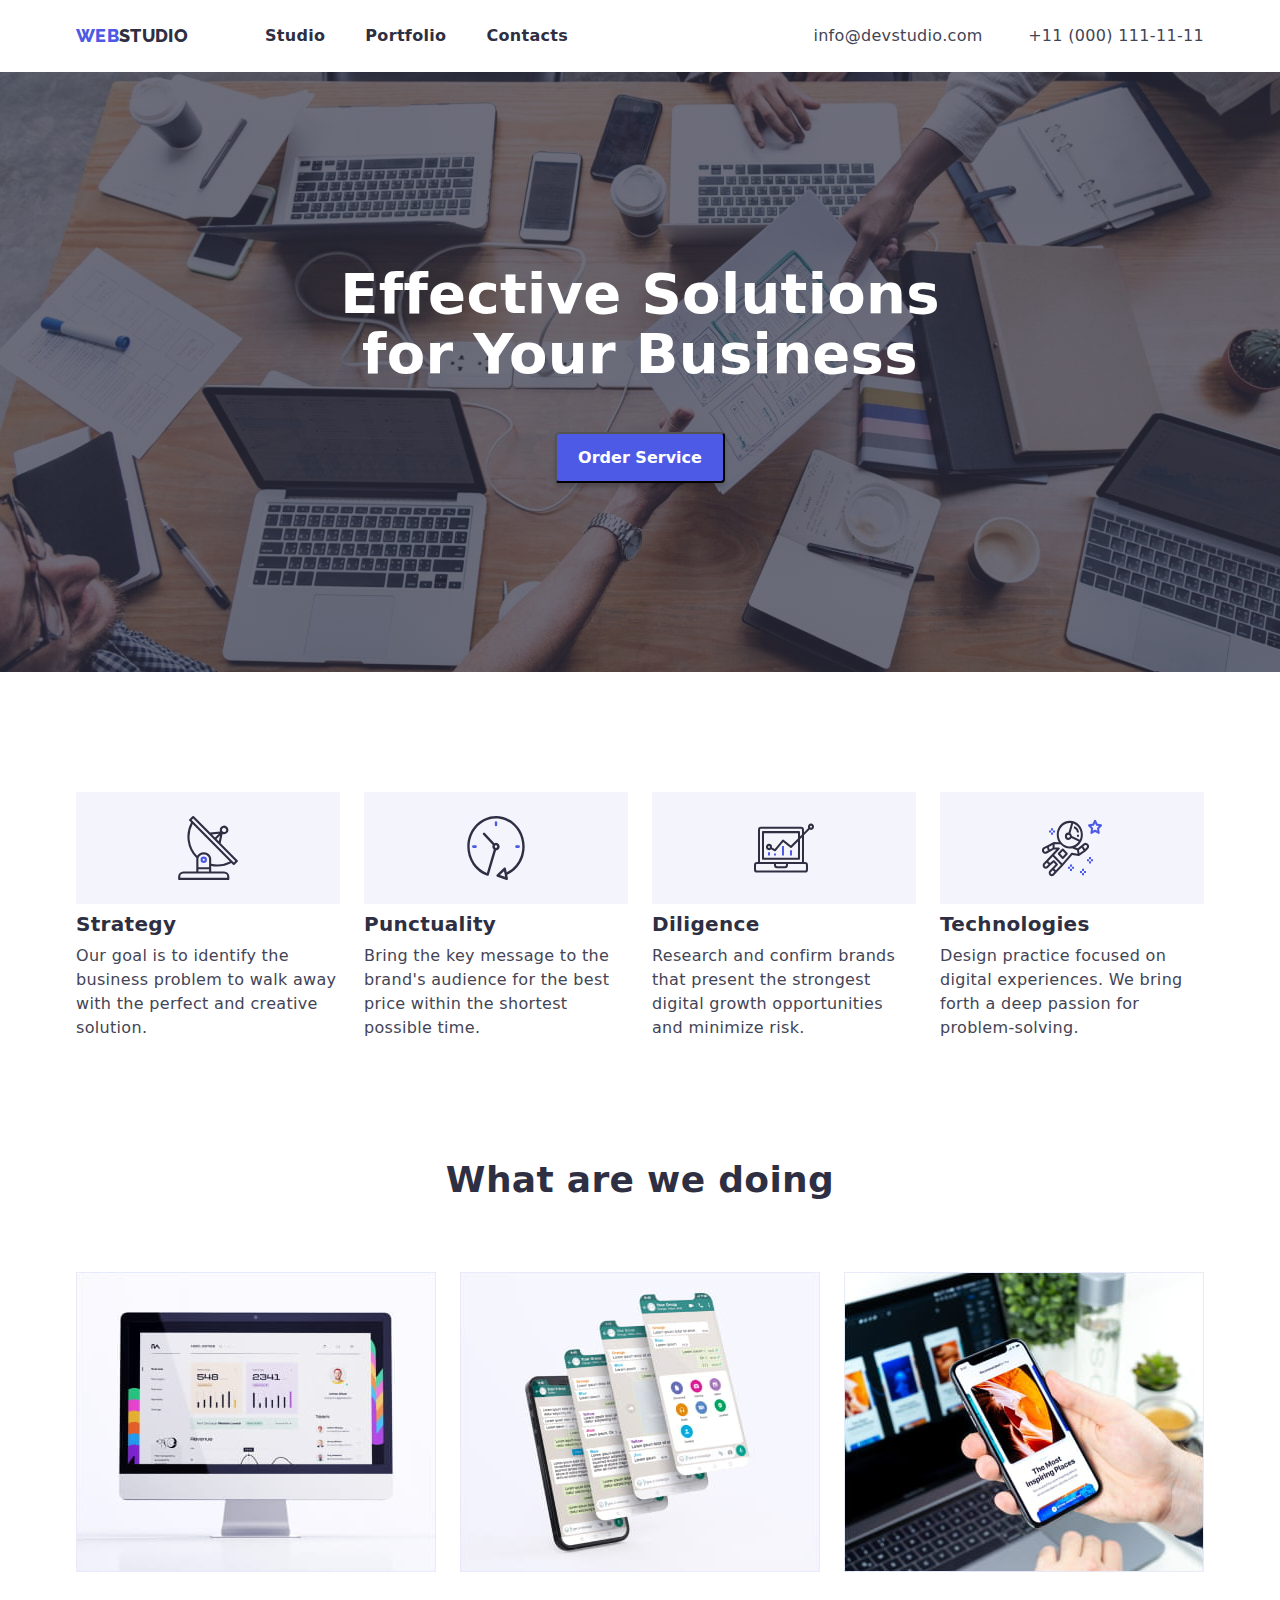
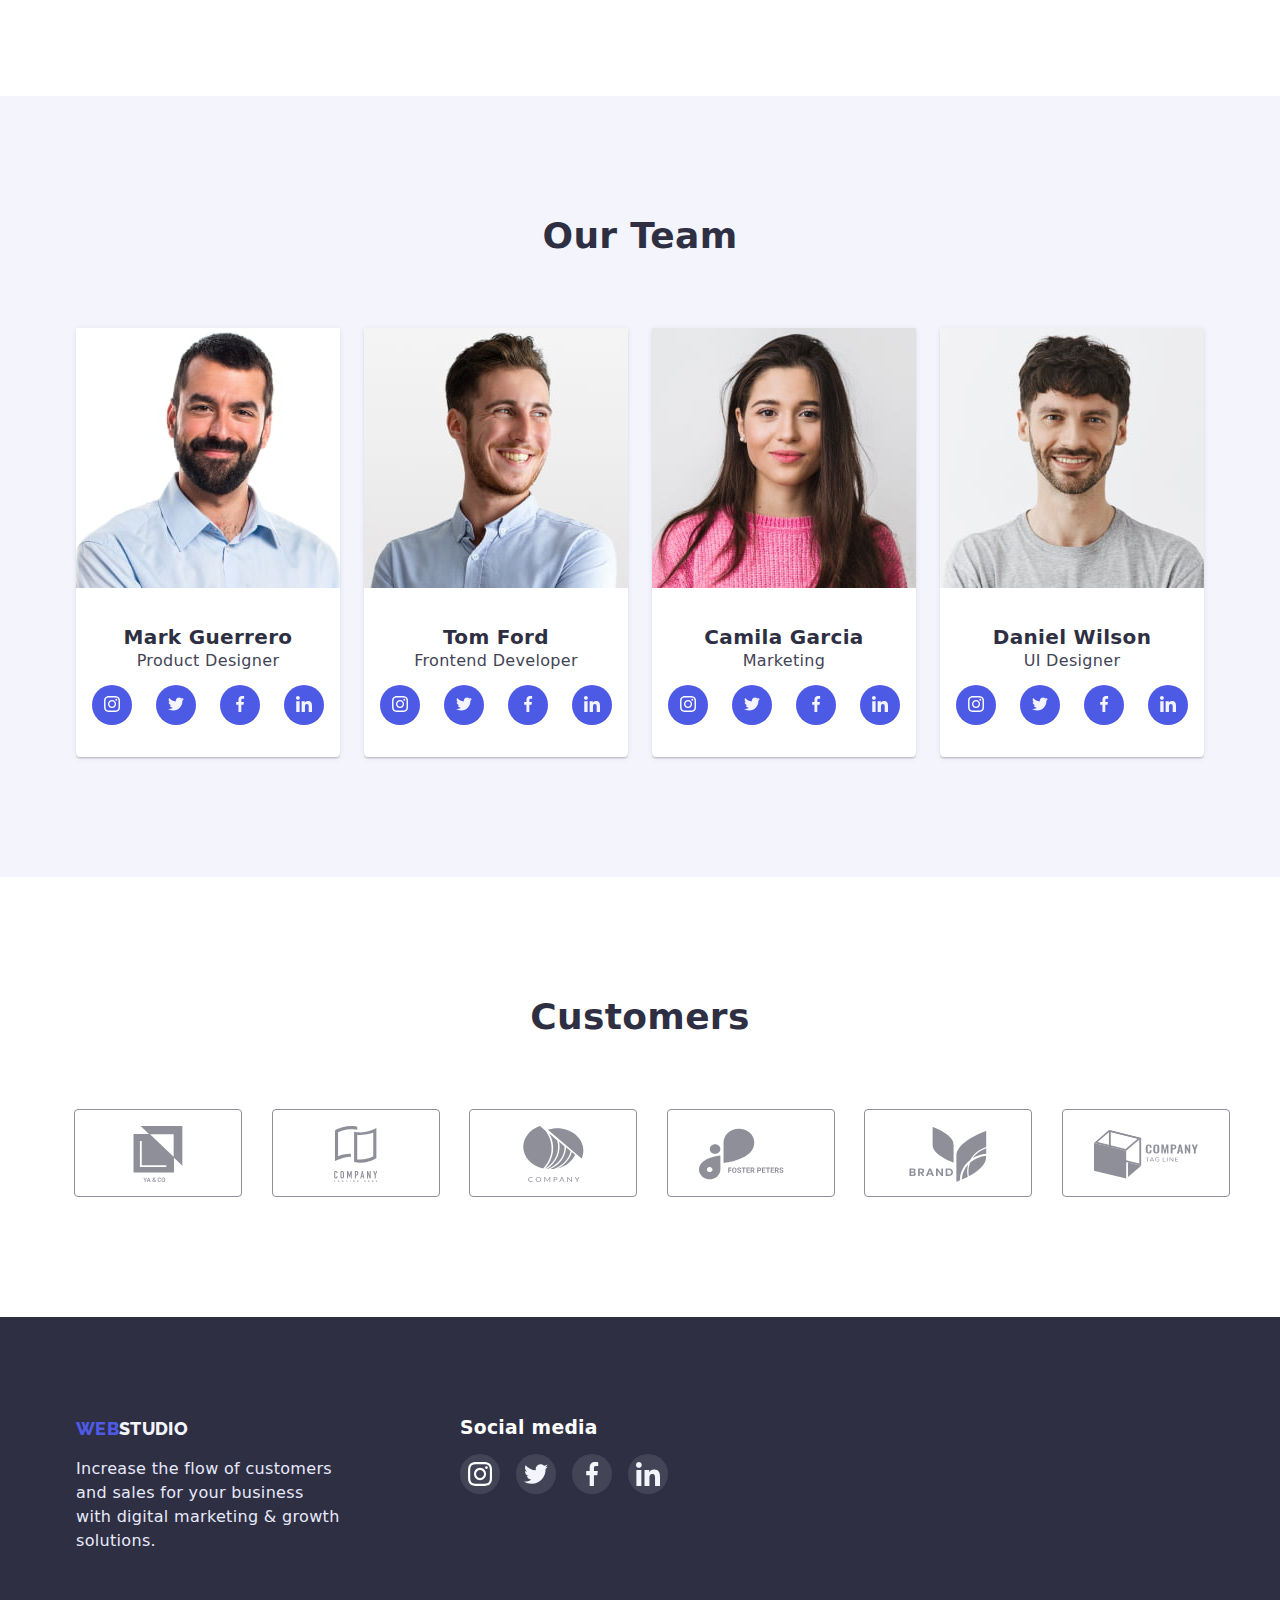
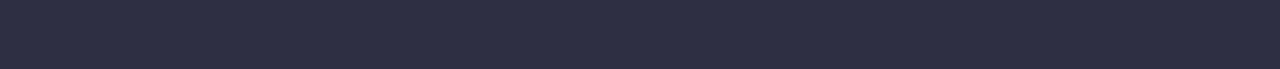
<file: index.html>
<!DOCTYPE html>
<html lang="en">
  <head>
    <meta charset="UTF-8" />
    <meta http-equiv="X-UA-Compatible" content="IE=edge" />
    <meta name="viewport" content="width=device-width, initial-scale=1.0" />
    <title>HW-5</title>
    <link rel="preconnect" href="https://fonts.googleapis.com" />
    <link rel="preconnect" href="https://fonts.gstatic.com" crossorigin />
    <link
      href="https://fonts.googleapis.com/css2?family=Raleway:wght@800&family=Roboto:wght@400;700&display=swap"
      rel="stylesheet"
    />
    <link rel="stylesheet" href="css/styles.css" />
    <link rel="stylesheet" href="https://cdnjs.cloudflare.com/ajax/libs/modern-normalize/1.1.0/modern-normalize.min.css">
  </head>
  <body class="list" >
    <header class="header">
      <div class="container">
      <nav class="navigation">
        <a class="logo" href=""><span class="logo-web">WEB</span>STUDIO</a>
        <ul class="site-nav list">
          <li class="item"><a href="">Studio</a></li>
          <li class="item"><a href="portfolio.html">Portfolio</a></li>
          <li class="item"><a href="">Contacts</a></li>
        </ul>
      </nav>
      <div class="contact">
      <a class="contacts" href="mailto:info@devstudio.com"
        >info@devstudio.com</a
      >
      <a class="contacts" href="tel:+11000111-11-11">+11 (000) 111-11-11</a>
      </div>
    </div>
    </header>
    <main>
      <div class="backdrop is-hidden" data-modal>
        <div class="modal">
          <button class="modal-btn" data-modal-close>
            <img class="icon-close" src="./images/close.jpg" alt="">
          </button>
        </div>
      </div>
      <section class="main">
        <div class="overlay">
        <h1 class="hero-title">Effective Solutions <br> for Your Business</h1>
        <button class="button-hero" type="button" data-modal-open>Order Service</button>
        </div>
      </section>
      <section class="about-company">
        <div class="container">
        <ul class="about list">
          <li class="about-item ">
            <h3>Strategy</h3>
            <p>
              Our goal is to identify the business problem to walk away with the
              perfect and creative solution.
            </p>
          </li>
          <li class="about-item">
            <h3>Punctuality</h3>
            <p>
              Bring the key message to the brand's audience for the best price
              within the shortest possible time.
            </p>
          </li>
          <li class="about-item ">
            <h3>Diligence</h3>
            <p>
              Research and confirm brands that present the strongest digital
              growth opportunities and minimize risk.
            </p>
          </li>
          <li class="about-item ">
            <h3>Technologies</h3>
            <p>
              Design practice focused on digital experiences. We bring forth a
              deep passion for problem-solving.
            </p>
          </li>
        </ul>
      </section>
      <section class="What-are-we-doing">
        <h2>What are we doing</h2>
        <div class="container">
        <ul class="image list">
          <li>
            <img src="./images/monitor.jpg" alt="monitor screen" width="360" />
          </li>
          <li>
            <img src="./images/tabs.jpg" alt="phone tabs" width="360" />
          </li>
          <li>
            <img
              src="./images/screens.jpg"
              alt="phone and laptop"
              width="360"
            />
          </li>
        </ul>
      </div>
      </section>
      <section class="team">
        <h2>Our Team</h2>
        <div class="container">
        <ul class="team-list list">
          
          <li>
            <img src="./images/img.jpg" alt="Mark Guerrero" />
            <div class="container-team">
            <h3>Mark Guerrero</h3>
            <p>Product Designer</p>
            <div class="icon-link">
            <a class="instagram" href="">
            <svg class="icon-instagram">
              <use href="./images/symbol-defs.svg#icon-instagram"></use>
            </svg>
            </a>
            <a class="twitter" href="">
            <svg class="icon-twitter">
              <use href="./images/symbol-defs.svg#icon-twitter"></use>
            </svg>
            </a>
            <a class="facebook" href="">
              <svg class="icon-facebook">
                <use href="./images/symbol-defs.svg#icon-facebook"></use>
              </svg>
              </a>
              <a class="linkedin" href="">
                <svg class="icon-linkedin">
                  <use href="./images/symbol-defs.svg#icon-linkedin"></use>
                </svg>
                </a>
              </div>
            </div>
          </li>
          <li>
            <img src="./images/img(1).jpg" alt="Tom Ford" />
            <div class="container-team">
            <h3>Tom Ford</h3>
            <p>Frontend Developer</p>
            <div class="icon-link">
              <a class="instagram" href="">
              <svg class="icon-instagram">
                <use href="./images/symbol-defs.svg#icon-instagram"></use>
              </svg>
              </a>
              <a class="twitter" href="">
              <svg class="icon-twitter">
                <use href="./images/symbol-defs.svg#icon-twitter"></use>
              </svg>
              </a>
              <a class="facebook" href="">
                <svg class="icon-facebook">
                  <use href="./images/symbol-defs.svg#icon-facebook"></use>
                </svg>
                </a>
                <a class="linkedin" href="">
                  <svg class="icon-linkedin">
                    <use href="./images/symbol-defs.svg#icon-linkedin"></use>
                  </svg>
                  </a>
                </div>
            </div>
          </li>
          <li>
            <img src="./images/img(2).jpg" alt="Camila Garcia" />
            <div class="container-team">
            <h3>Camila Garcia</h3>
            <p>Marketing</p>
            <div class="icon-link">
              <a class="instagram" href="">
              <svg class="icon-instagram">
                <use href="./images/symbol-defs.svg#icon-instagram"></use>
              </svg>
              </a>
              <a class="twitter" href="">
              <svg class="icon-twitter">
                <use href="./images/symbol-defs.svg#icon-twitter"></use>
              </svg>
              </a>
              <a class="facebook" href="">
                <svg class="icon-facebook">
                  <use href="./images/symbol-defs.svg#icon-facebook"></use>
                </svg>
                </a>
                <a class="linkedin" href="">
                  <svg class="icon-linkedin">
                    <use href="./images/symbol-defs.svg#icon-linkedin"></use>
                  </svg>
                  </a>
                </div>
            </div>
          </li>
          <li>
            <img src="./images/img(3).jpg" alt="Daniel Wilson" />
            <div class="container-team">
            <h3>Daniel Wilson</h3>
            <p>UI Designer</p>
            <div class="icon-link">
              <a class="instagram" href="">
              <svg class="icon-instagram">
                <use href="./images/symbol-defs.svg#icon-instagram"></use>
              </svg>
              </a>
              <a class="twitter" href="">
              <svg class="icon-twitter">
                <use href="./images/symbol-defs.svg#icon-twitter"></use>
              </svg>
              </a>
              <a class="facebook" href="">
                <svg class="icon-facebook">
                  <use href="./images/symbol-defs.svg#icon-facebook"></use>
                </svg>
                </a>
                <a class="linkedin" href="">
                  <svg class="icon-linkedin">
                    <use href="./images/symbol-defs.svg#icon-linkedin"></use>
                  </svg>
                  </a>
                </div>
            </div>
          </li>
        </ul>
      </div>
      </section>
      <section class="customers">
        <h2>Customers</h2>
        <div class="brands">
          <ul class="list">
            <li>
              <a class="link-brand" href="">
                <svg class="cust yaco">
                  <use href="./images/symbol-defs.svg#icon-yaco"></use>
                </svg>
                </a>
            </li>
            <li>
              <a class="link-brand" href="">
                <svg class="cust tagline">
                  <use href="./images/symbol-defs.svg#icon-tagline"></use>
                </svg>
                </a>
            </li>
            <li>
              <a class="link-brand" href="">
                <svg class="cust company">
                  <use href="./images/symbol-defs.svg#icon-company"></use>
                </svg>
                </a>
            </li>
            <li>
              <a class="link-brand" href="">
                <svg class="cust">
                  <use href="./images/symbol-defs.svg#icon-fosterpeters"></use>
                </svg>
                </a>
            </li>
            <li>
              <a class="link-brand" href="">
                <svg class="cust">
                  <use href="./images/symbol-defs.svg#icon-brand"></use>
                </svg>
                </a>
            </li>
            <li>
              <a class="link-brand" href="">
                <svg class="cust">
                  <use href="./images/symbol-defs.svg#icon-companytagline"></use>
                </svg>
                </a>
            </li>
          </ul>
          </div>
      </section>
    </main>
    <footer class="footer">
      <div class="container-footer">
        <div>
      <a class="logo-footer" href=""><span class="logo-web">WEB</span>STUDIO</a>
      <p>
        Increase the flow of customers and sales for your business with digital
        marketing & growth solutions.
      </p>
      </div>
      <div class="social-media">
        <h3>
          Social media
        </h3>
        <div class="link-footer">
        <ul class="list link-list-footer">
        <li><a class="instagramf" href="">
          <svg class="icon-instagramf">
            <use href="./images/symbol-defs.svg#icon-instagram"></use>
          </svg>
          </a></li>
          <li><a class="twitterf" href="">
          <svg class="icon-twitterf">
            <use href="./images/symbol-defs.svg#icon-twitter"></use>
          </svg>
          </a></li>
          <li><a class="facebookf" href="">
            <svg class="icon-facebookf">
              <use href="./images/symbol-defs.svg#icon-facebook"></use>
            </svg>
            </a></li>
            <li><a class="linkedinf" href="">
              <svg class="icon-linkedinf">
                <use href="./images/symbol-defs.svg#icon-linkedin"></use>
              </svg>
              </a></li>
            </ul>
            </div>
      </div>
    </div>
    </footer>
    <script src="./js/modal.js"></script>
  </body>
</html>
</file>
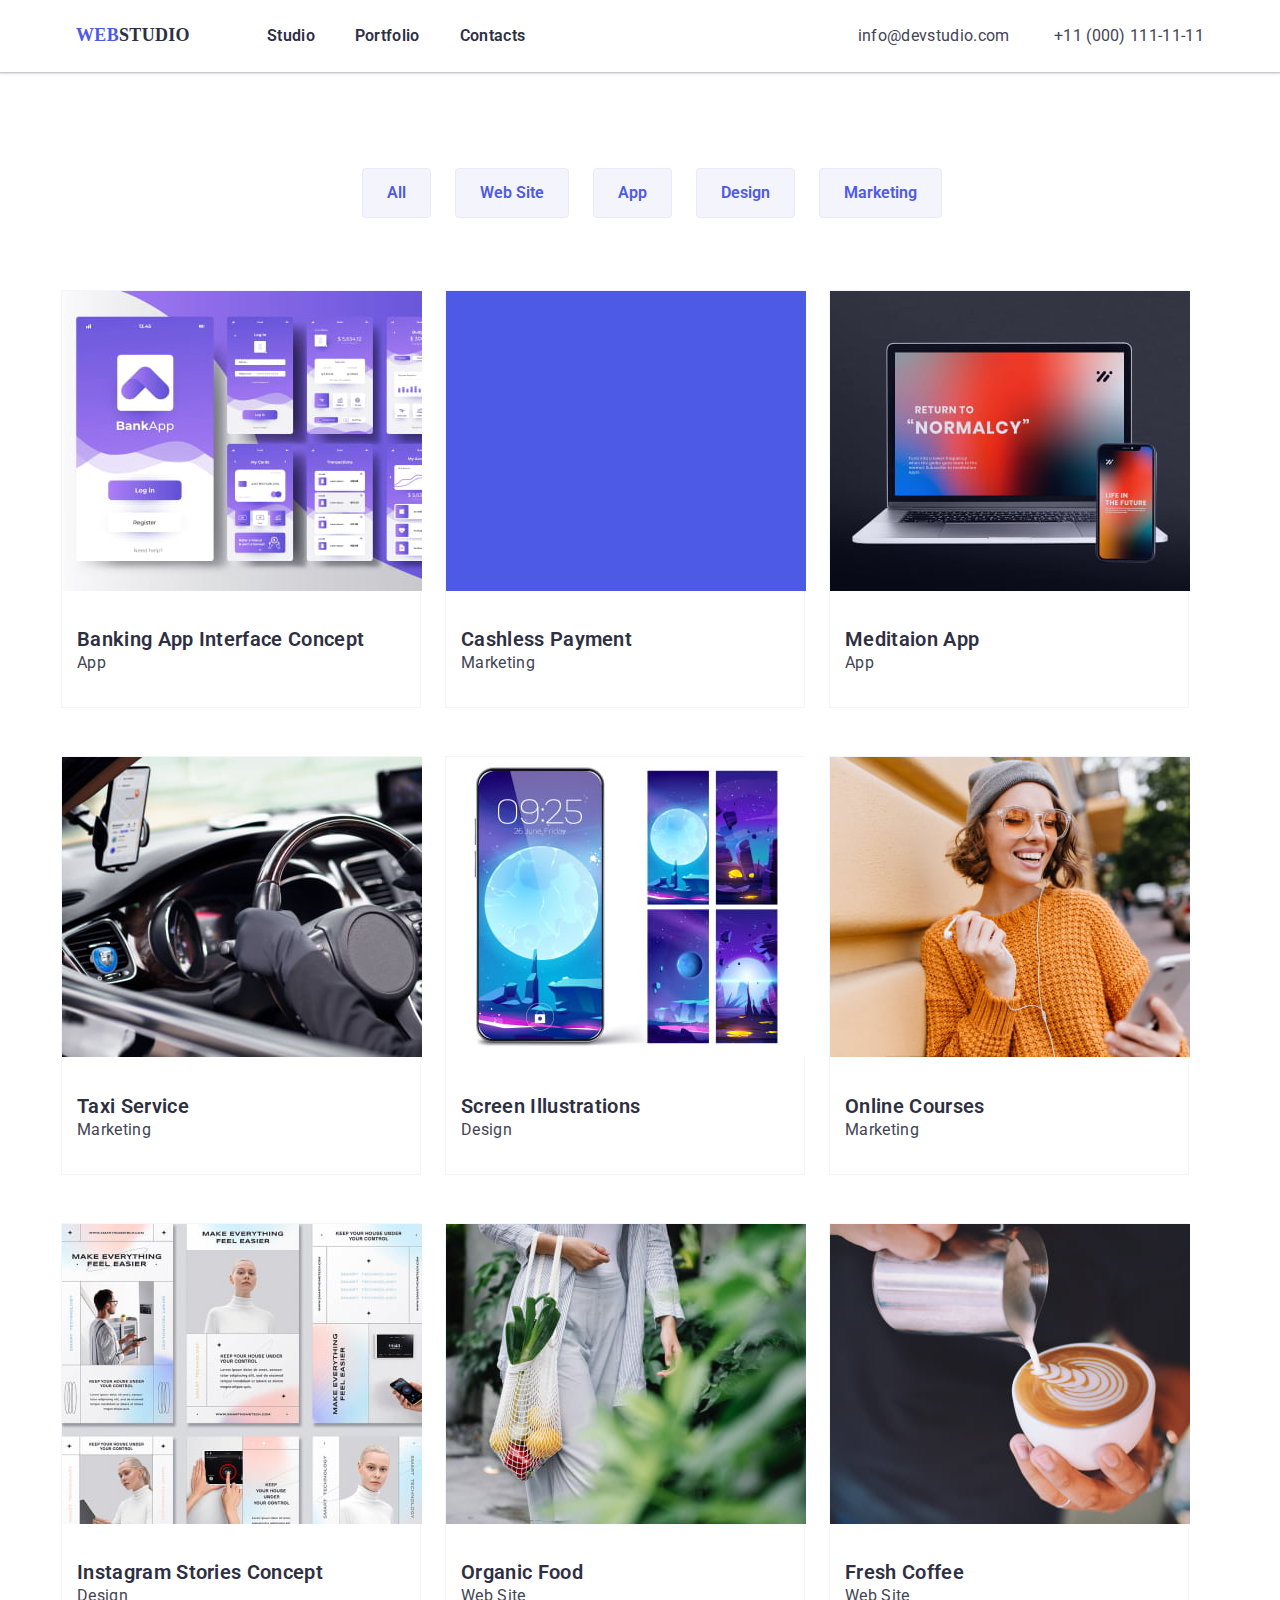
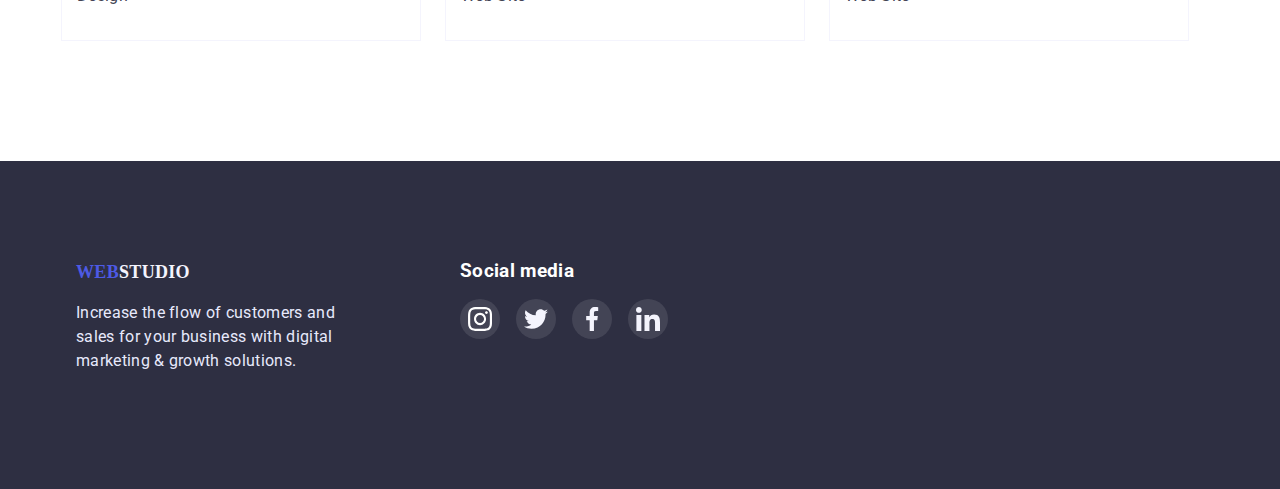
<file: portfolio.html>
<!DOCTYPE html>
<html lang="en">
  <head>
    <meta charset="UTF-8" />
    <meta http-equiv="X-UA-Compatible" content="IE=edge" />
    <meta name="viewport" content="width=device-width, initial-scale=1.0" />
    <title>HW-3</title>
    <link rel="preconnect" href="https://fonts.googleapis.com" />
    <link rel="preconnect" href="https://fonts.gstatic.com" crossorigin />
    <link
      href="https://fonts.googleapis.com/css2?family=Roboto:wght@400;700&display=swap"
      rel="stylesheet"
    />
    <link
      rel="stylesheet"
      href="https://cdnjs.cloudflare.com/ajax/libs/modern-normalize/1.1.0/modern-normalize.min.css"
    />
    <link rel="stylesheet" href="css/styles.css" />
  </head>
  <body>
    <header class="header">
      <div class="container">
        <nav class="navigation">
          <a class="logo" href=""><span class="logo-web">WEB</span>STUDIO</a>
          <ul class="site-nav list">
            <li class="item"><a href="">Studio</a></li>
            <li class="item"><a href="portfolio.html">Portfolio</a></li>
            <li class="item"><a href="">Contacts</a></li>
          </ul>
        </nav>
        <div class="contact">
          <a class="contacts" href="mailto:info@devstudio.com"
            >info@devstudio.com</a
          >
          <a class="contacts" href="tel:+11000111-11-11">+11 (000) 111-11-11</a>
        </div>
      </div>
    </header>
    <main>
      <section class="main-content">
        <div class="container-main">
          <ul class="radio-btn list">
            <li><button class="radio-button" type="button">All</button></li>
            <li>
              <button class="radio-button" type="button">Web Site</button>
            </li>
            <li><button class="radio-button" type="button">App</button></li>
            <li><button class="radio-button" type="button">Design</button></li>
            <li>
              <button class="radio-button" type="button">Marketing</button>
            </li>
          </ul>
        </div>
        <div class="container-main">
          <ul class="list portfolio-main">
            <li>
              <a class="portfolio-link" href="">
                <img src="./images/bankapp.jpg" alt="banking app" width:
                360px;/>
                <div class="container-content-main">
                  <h3>Banking App Interface Concept</h3>
                  <p>App</p>
                </div>
              </a>
            </li>
            <li>
              <a class="portfolio-link" href="">
                <img src="./images/imgcolorbg.jpg" alt="14 Stylish and
                User-Friendly App Design Concepts · Task Manager App · Calorie
                Tracker App · Exotic Fruit Ecommerce App · Cloud Storage App"
                width: 360px;/>
                <div class="container-content-main">
                  <h3>Cashless Payment</h3>
                  <p>Marketing</p>
                </div>
              </a>
            </li>
            <li>
              <a class="portfolio-link" href="">
                <img src="./images/meditationapp.jpg" alt="meditation app"
                width: 360px;/>
                <div class="container-content-main">
                  <h3>Meditaion App</h3>
                  <p>App</p>
                </div>
              </a>
            </li>
            <li>
              <a class="portfolio-link" href="">
                <img src="./images/tsxiservise.jpg" alt="tsxi servise" width:
                360px;/>
                <div class="container-content-main">
                  <h3>Taxi Service</h3>
                  <p>Marketing</p>
                </div>
              </a>
            </li>
            <li>
              <a class="portfolio-link" href="">
                <img src="./images/screenillustrations.jpg" alt="screen
                illustrations" width: 360px;/>
                <div class="container-content-main">
                  <h3>Screen Illustrations</h3>
                  <p>Design</p>
                </div>
              </a>
            </li>
            <li>
              <a class="portfolio-link" href="">
                <img src="./images/onlinecourses.jpg" alt="online courses"
                width: 360px;/>
                <div class="container-content-main">
                  <h3>Online Courses</h3>
                  <p>Marketing</p>
                </div>
              </a>
            </li>
            <li>
              <a class="portfolio-link" href="">
                <img src="./images/instagram.jpg" alt="Instagram Stories
                Concept" width: 360px;/>
                <div class="container-content-main">
                  <h3>Instagram Stories Concept</h3>
                  <p>Design</p>
                </div>
              </a>
            </li>
            <li>
              <a class="portfolio-link" href="">
                <img src="./images/organicfood.jpg" alt="organic food" width:
                360px;/>
                <div class="container-content-main">
                  <h3>Organic Food</h3>
                  <p>Web Site</p>
                </div>
              </a>
            </li>
            <li>
              <a class="portfolio-link" href="">
                <img src="./images/cofee.jpg" alt="Fresh Coffee" width: 360px;/>
                <div class="container-content-main">
                  <h3>Fresh Coffee</h3>
                  <p>Web Site</p>
                </div>
              </a>
            </li>
          </ul>
        </div>
      </section>
    </main>
    <footer class="footer">
      <div class="container-footer">
        <div>
      <a class="logo-footer" href=""><span class="logo-web">WEB</span>STUDIO</a>
      <p>
        Increase the flow of customers and sales for your business with digital
        marketing & growth solutions.
      </p>
      </div>
      <div class="social-media">
        <h3>
          Social media
        </h3>
        <div class="link-footer">
        <ul class="list link-list-footer">
        <li><a class="instagramf" href="">
          <svg class="icon-instagramf">
            <use href="./images/symbol-defs.svg#icon-instagram"></use>
          </svg>
          </a></li>
          <li><a class="twitterf" href="">
          <svg class="icon-twitterf">
            <use href="./images/symbol-defs.svg#icon-twitter"></use>
          </svg>
          </a></li>
          <li><a class="facebookf" href="">
            <svg class="icon-facebookf">
              <use href="./images/symbol-defs.svg#icon-facebook"></use>
            </svg>
            </a></li>
            <li><a class="linkedinf" href="">
              <svg class="icon-linkedinf">
                <use href="./images/symbol-defs.svg#icon-linkedin"></use>
              </svg>
              </a></li>
            </ul>
            </div>
      </div>
    </div>
    </footer>
  </body>
</html>
</file>
<file: css/styles.css>
:root {
  --primary-text-color: #fff;
  --secondary-text-color: #2e2f42;
  --title-text-color: #434455;
  --accent-color: #4d5ae5;
}

body {
  background-color: #fff;
  font-family: roboto, sans-serif;
  letter-spacing: 0.02em;
}

.list {
  list-style: none;
  padding: 0;
  margin: 0;
}
/* site nav */
.site-nav a {
  font-weight: 600;
  font-size: 16px;
  line-height: 1.5;
  text-decoration: none;
  color: var(--secondary-text-color);
}
.contacts {
  font-size: 16px;
  line-height: 1.5;
  color: #434455;
  text-decoration: none;
}
.logo-web {
  font-family: "Raleway";
  font-style: normal;
  font-weight: 800;
  font-size: 18px;
  line-height: 1.33;
  color: #4d5ae5;
  text-decoration: none;
}
.logo {
  font-family: "Raleway";
  font-style: normal;
  font-weight: 800;
  font-size: 18px;
  line-height: 1.33;
  color: #2e2f42;
  text-decoration: none;
  margin-right: 77px;
}
.main h1 {
  font-weight: 600;
  font-size: 56px;
  line-height: 1.07;
  color: var(--primary-text-color);
  text-align: center;
}
.main {
  text-align: center;
}
.backdrop {
  position: fixed;
  top: 0;
  left: 0;

  width: 100%;
  height: 100%;

  background-color: rgba(46, 47, 66, 0.4);
}
.modal {
  position: absolute;
  display: flex;
  top: 50%;
  left: 50%;
  transform: translate(-50%, -50%);
  flex-direction: row-reverse;
  
  width: 408px;
  height: 576px;

  background-color: #FCFCFC;
  border-radius: 4px;
}
.backdrop.is-hidden {
opacity: 0;
pointer-events: none;
}
.modal-btn {
  padding: 0;
  text-align: center;
  display: flex;
  justify-content: center;
  padding-top: 8px;
  margin-top: 24px;
  margin-right: 24px;
  
  width: 24px;
  height: 24px;
  border-radius: 50%;
  cursor: pointer;
  border: 1px solid rgba(0, 0, 0, 0.1);
}
.icon-close {
  display: block;
  
}
.overlay {
  padding-top: 192px;
  justify-content: center;
  text-align: center;
  max-width: 1600px;
  height: 600px;
  margin-left: auto;
  margin-right: auto;
  background-image: linear-gradient(
      to right,
      rgba(46, 47, 66, 0.7),
      rgba(46, 47, 66, 0.7)
    ),
    url(../images/people-office.jpg);
  background-size: cover;
  background-repeat: no-repeat;
}
.navigation {
  display: flex;
}
.header {
  display: flex;
  align-items: center;

  padding-top: 24px;
  padding-bottom: 24px;

  background-color: #fff;
  box-shadow: 0px 2px 1px rgba(46, 47, 66, 0.08),
    0px 1px 1px rgba(46, 47, 66, 0.16), 0px 1px 6px rgba(46, 47, 66, 0.08);
}
.contact {
  margin-left: auto;
}
.contacts + .contacts {
  margin-left: 40px;
}
.site-nav {
  display: flex;
}
.item + .item {
  margin-left: 40px;
}
.hero-title {
  margin-top: 0;
  margin-bottom: 48px;
}

.about {
  display: flex;
}
.about li {
  width: 264px;
}
.about-item::before {
  display: block;
  content: "";
  height: 112px;
  background-color: #f4f4fd;
  margin-bottom: 8px;
}
.about-item:nth-child(1)::before {
  background-image: url(../images/antenna.svg);
  background-size: 60px 64px;
  background-repeat: no-repeat;
  background-position: center;
}
.about-item:nth-child(2)::before {
  background-image: url(../images/clock.svg);
  background-size: 60px 64px;
  background-repeat: no-repeat;
  background-position: center;
}
.about-item:nth-child(3)::before {
  background-image: url(../images/diagram.svg);
  background-size: 60px 64px;
  background-repeat: no-repeat;
  background-position: center;
}
.about-item:nth-child(4)::before {
  background-image: url(../images/astronaut.svg);
  background-size: 60px 64px;
  background-repeat: no-repeat;
  background-position: center;
}
.button-hero {
  width: 170px;
  height: 51px;
  left: 635px;
  top: 432px;
  box-shadow: 0px 4px 4px rgba(0, 0, 0, 0.15);
  border-radius: 4px;
  background-color: var(--accent-color);
  box-shadow: 0px 4px 4px rgba(0, 0, 0, 0.15);
  border-radius: 4px;

  font-weight: 600;
  font-size: 16px;
  line-height: 1.19;
  color: #ffffff;
  cursor: pointer;
}
.about-company {
  background-color: #fff;
  padding-top: 120px;
  padding-bottom: 120px;
}
.about li + li {
  margin-left: 24px;
}
.about-company h3 {
  font-weight: 600;
  font-size: 20px;
  line-height: 1.2;
  color: var(--secondary-text-color);
}
.about-company p {
  font-size: 16px;
  line-height: 1.5;
  color: var(--title-text-color);
}
.What-are-we-doing {
  text-align: center;
  padding-bottom: 120px;
}
.image {
  display: flex;
}

.image li + li {
  margin-left: 24px;
}
.What-are-we-doing h2 {
  font-weight: 600;
  font-size: 36px;
  line-height: 1.11;
  color: var(--secondary-text-color);
  margin: 0;
  margin-bottom: 72px;
}
.team {
  text-align: center;
  margin: 0;
  padding-top: 120px;
  background-color: #f4f4fd;
  padding-bottom: 120px;
}
.icon-link {
  display: flex;
  margin-top: 12px;
  
}
.icon-instagram {
  width: 16px;
  height: 16px;
  cursor: pointer;
  margin-top: 28%;
  fill: #fff;
}
.instagram {
  display: block;
  width: 40px;
  height: 40px;
  background-color: #4d5ae5;
  border-radius: 50%;
  margin-left: 16px;
}

.twitter {
  display: block;
  width: 40px;
  height: 40px;
  background-color: #4d5ae5;
  border-radius: 50%;
  margin-left: 24px;
}
.icon-twitter {
  width: 16px;
  height: 16px;
  cursor: pointer;
  margin-top: 28%;
  fill: #fff;
}
.facebook {
  display: block;
  width: 40px;
  height: 40px;
  background-color: #4d5ae5;
  border-radius: 50%;
  margin-left: 24px;
}
.icon-facebook {
  width: 16px;
  height: 16px;
  cursor: pointer;
  margin-top: 28%;
  fill: #fff;
}
.linkedin {
  display: block;
  width: 40px;
  height: 40px;
  background-color: #4d5ae5;
  border-radius: 50%;
  margin-left: 24px;
}
.icon-linkedin {
  width: 16px;
  height: 16px;
  cursor: pointer;
  margin-top: 28%;
  fill: #fff;
}
.link-list-footer {
  display: flex;
}
.instagramf {
  width: 100%;
  height: 100%;
}
.link-list-footer a {
  display: flex;
  width: 40px;
  height: 40px;
  background-color: rgba(255, 255, 255, 0.1);
  border-radius: 50%;
  align-items: center;
  justify-content: center;
}
.instagramf:hover,
.instagramf:focus {
  background-color: #31D0AA;
  border-radius: 50%;
  
}
.twitterf:hover,
.twitterf:focus {
  background-color: #31D0AA;
  border-radius: 50%;
}
.facebookf:hover,
.facebookf:focus {
  background-color: #31D0AA;
  border-radius: 50%;
}
.linkedinf:hover,
.linkedinf:focus {
  background-color: #31D0AA;
  border-radius: 50%;
}
 
.icon-instagramf {
  width: 24px;
  height: 24px;
  cursor: pointer;
  fill: #fff;
}
.icon-twitterf {
  width: 24px;
  height: 24px;
  cursor: pointer;
  fill: #fff;
}
.twitterf {
  width: 40px;
  height: 40px;
  background-color: rgba(255, 255, 255, 0.1);
  border-radius: 50%;
  margin-left: 16px;
}
.facebookf {
  width: 40px;
  height: 40px;
  background-color: rgba(255, 255, 255, 0.1);
  border-radius: 50%;
  margin-left: 16px;
}
.icon-facebookf {
  width: 24px;
  height: 24px;
  cursor: pointer;
  fill: #fff;
}
.linkedinf {
  width: 40px;
  height: 40px;
  background-color: rgba(255, 255, 255, 0.1);
  border-radius: 50%;
  margin-left: 16px;
}
.icon-linkedinf {
  width: 24px;
  height: 24px;
  cursor: pointer;
  fill: #fff;
}
.team-list li + li {
  margin-left: 24px;
}
.team-list {
  display: flex;
}
.team-list li {
  background-color: #fff;
  box-shadow: 0px 1px 6px rgba(46, 47, 66, 0.08),
    0px 1px 1px rgba(46, 47, 66, 0.16), 0px 2px 1px rgba(46, 47, 66, 0.08);
  border-radius: 0px 0px 4px 4px;
  border-radius: 0px 0px 4px 4px;
}
.container-team {
  padding-top: 32px;
  padding-bottom: 32px;
}
.team h2 {
  font-weight: 600;
  font-size: 36px;
  line-height: 1.11;
  color: var(--secondary-text-color);
  margin: 0;
  margin-bottom: 72px;
}
.team p {
  font-size: 16px;
  line-height: 1.5;
  color: var(--title-text-color);
  margin: 0;
}
.team h3 {
  font-weight: 600;
  font-size: 20px;
  line-height: 1.2;
  color: var(--secondary-text-color);
  margin: 0;
}
.footer p {
  font-size: 16px;
  line-height: 1.5;
  color: #e7e9fc;
  margin-top: 16px;
}
.customers {
  text-align: center;
  padding: 120px 0;
}
.customers h2 {
  margin: 0;
  margin-bottom: 72px;
  font-weight: 600;
  font-size: 36px;
  line-height: 1.11;
  color: var(--secondary-text-color);
}
.brands {
  display: flex;
  display: inline-block;
  margin: 0 auto;
  padding-left: 15px;
  padding-right: 15px;
}
.brands li {
  width: 168px;
  height: 88px;
  display: inline-block;
  margin-left: 24px;
}
.link-brand {
  border: 1px solid #8E8F99;
  display: block;
  width: 168px;
  height: 88px;
  border-radius: 4px;
  color: #8E8F99;
}
.cust {
  margin-top: 10%;
  fill: currentColor;
  width: 104px;
  height: 56px;
}

.link-brand:hover,
.link-brand:focus {
  border: 1px solid #4D5AE5;
  color: #4D5AE5;
}


.footer {
  background-color: #2e2f42;
  padding-top: 100px;
  padding-bottom: 100px;
}
.logo-footer {
  text-decoration: none;
  margin-bottom: 16px;
}
.footer a {
  font-family: "Raleway";
  font-style: normal;
  font-weight: 800;
  font-size: 18px;
  line-height: 1.16;
  color: #f4f4fd;
}
.footer p {
  width: 264px;
  margin-top: 16px;
}
.social-media {
  margin-left: 120px; 
}
.social-media h3{
  margin: 0;
  margin-bottom: 16px;
  color: #fff;
}
.link-footer {
  display: flex;
}
.radio-button {
  background-color: #f4f4fd;
  color: #4d5ae5;
  border: 1px solid #e7e9fc;
  border-radius: 4px;
  padding: 12px 24px;
  font-weight: 600;
  font-size: 16px;
  line-height: 1.5;
  
  margin-left: 24px;
  align-items: flex-start;
}
.radio-button:hover,
.radio-button:focus {
  background-color: #4d5ae5;
  color: #ffffff;
  cursor: pointer;
  box-shadow: 0px 3px 1px rgba(0, 0, 0, 0.1), 0px 2px 1px rgba(0, 0, 0, 0.08), 0px 2px 2px rgba(0, 0, 0, 0.12);
  border-radius: 4px;
}
.portfolio-main li:hover,
.portfolio-main li:focus{
  box-shadow: 0px 1px 6px rgba(46, 47, 66, 0.08), 0px 1px 1px rgba(46, 47, 66, 0.16), 0px 2px 1px rgba(46, 47, 66, 0.08);
}
.portfolio-link h3 {
  font-weight: 600;
  font-size: 20px;
  line-height: 1.2;
  color: var(--secondary-text-color);
  margin: 0;
}
.portfolio-link p {
  font-size: 16px;
  line-height: 1.5;
  color: var(--title-text-color);
  margin: 0;
}
.portfolio-main a {
  text-decoration: none;
}
.radio-btn {
  display: flex;
  margin-bottom: 72px;
}
.main-content {
  margin: 0;
  padding: 0;
  padding-top: 96px;

  padding-bottom: 120px;
}
.btn {
  margin-left: 380px;
  margin-right: 380px;
  margin-top: 96px;
  margin-bottom: 72px;
  text-align: center;
}
.portfolio-main {
  display: flex;
  flex-wrap: wrap;
  
}

.portfolio-main li {
  width: 360px;
  margin-right: 24px;
  margin-bottom: 48px;
  border: 0.5px solid #F4F4FD;
}
.portfolio-main li:nth-child(3n) {
  margin-right: 0;
}
.portfolio-main li:nth-last-child(-n + 3) {
  margin-bottom: 0px;
}
.container {
  display: flex;
  width: 1158px;
  margin: 0 auto;
  padding-left: 15px;
  padding-right: 15px;
}
.about h3 {
  margin: 0;
}
.about p {
  margin: 0;
  margin-top: 8px;
}
.container-footer {
  display: flex;
  width: 1158px;
  padding-left: 15px;
  margin: 0 auto;
  padding-right: 15px;
}
.container-main {
  flex-wrap: wrap;
  width: 1158px;
  margin: 0 auto;
  display: flex;
  justify-content: center;
}
.container-content-main {
  padding-top: 32px;
  padding-bottom: 32px;
  padding-left: 15px;
  padding-right: 15px;
}
</file>
